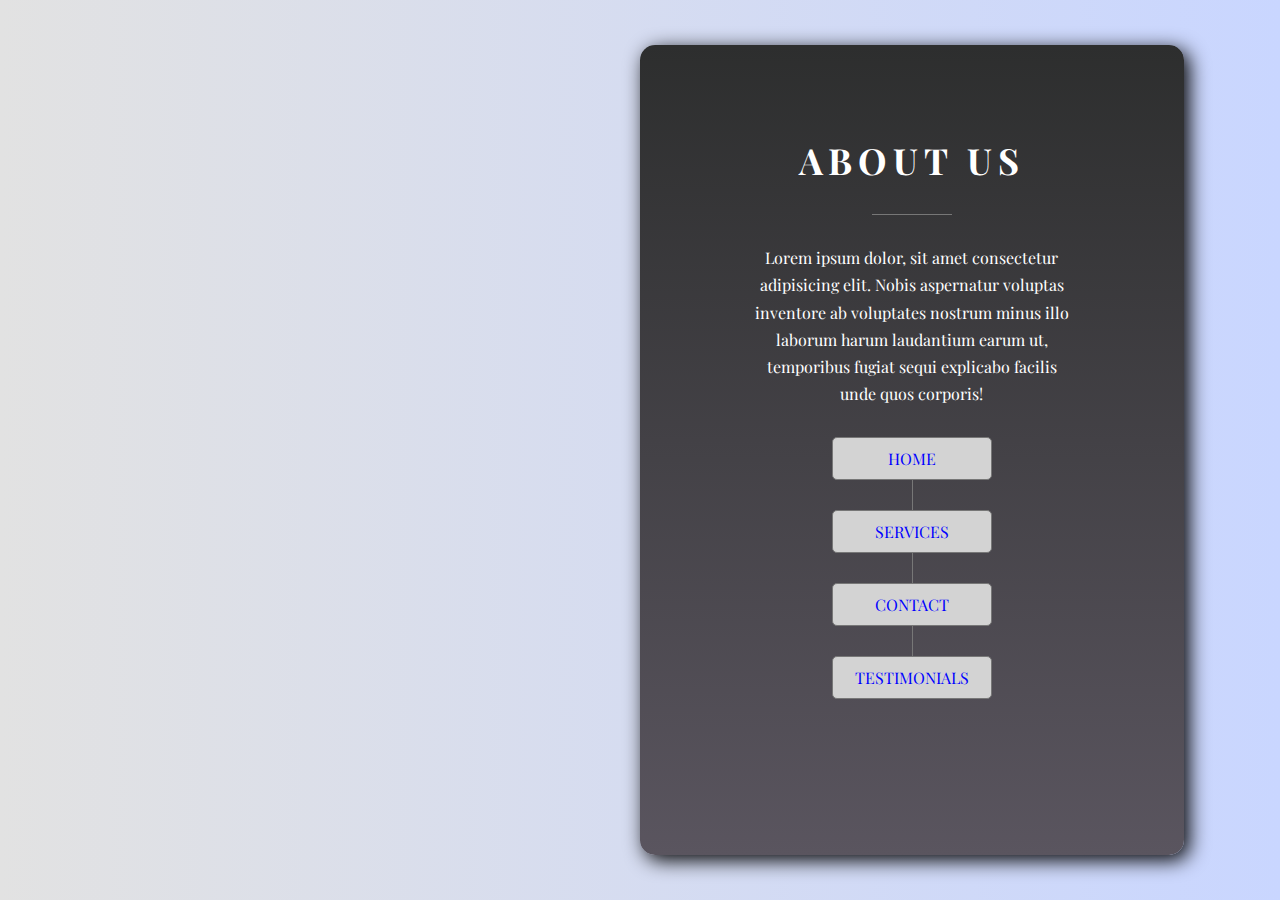
<file: about.html>
<!DOCTYPE html>
<html lang="en">
    <head>
        <meta charset="UTF-8">
        <meta name="viewport" content="width=device-width, initial-scale=1.0">
        <title>About</title>
        <link rel="stylesheet" href="style5.css">
        <link rel="icon" type="image/png" href="fevicon/paperinfinitylogo.png">
    </head>
        <body>
            <section>
                <div>
                    
                </div>
                <div class = "content">
                    <h2>About Us</h2>
                    <span><!-- line here --></span>
    
                    <p>Lorem ipsum dolor, sit amet consectetur adipisicing elit. Nobis aspernatur voluptas inventore ab voluptates nostrum minus illo laborum harum laudantium earum ut, temporibus fugiat sequi explicabo facilis unde quos corporis!</p>
    
                    <ul class = "links">
                        <li><a href = "index.html">Home</a></li>

                        <div class = "vertical-line"></div>

                        <li><a href = "services.html">Services</a></li>
    
                        <div class = "vertical-line"></div>
    
                        <li><a href = "contact.html">Contact</a></li>
    
                        <div class = "vertical-line"></div>
                        
                        <li><a href = "test.html">Testimonials</a></li>
                    </ul>
    
                    <ul class = "icons">
                        <li>
                            <i class="fa-brands fa-github"></i>
                        </li>
                        <li>
                            <i class="fa fa-facebook"></i>
                        </li>
                        <li>
                            <i class = "fa-brands fa-github"></i>
                        </li>
                        <li>
                            <i class = "fa fa-pinterest"></i>
                        </li>
                    </ul>
                </div>
            </section>
        </body>
</html>
</file>
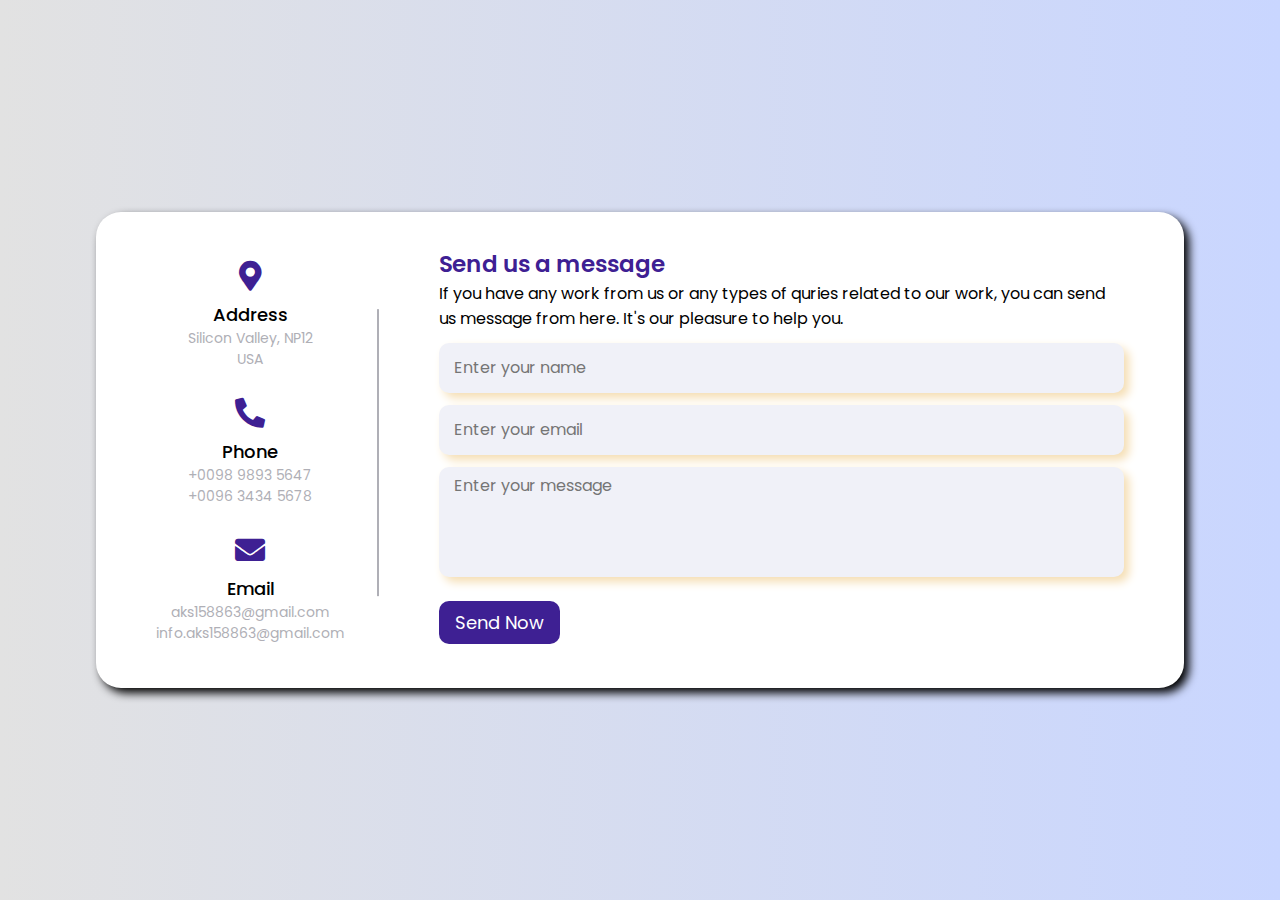
<file: contact.html>
<!DOCTYPE html>
<html lang="en" dir="ltr">
  <head>
    <meta charset="UTF-8">
    <title> Responsive Contact Us Form  | CodingLab </title>
    <link rel="stylesheet" href="style3.css">
    <link rel="stylesheet" href="https://cdnjs.cloudflare.com/ajax/libs/font-awesome/5.15.2/css/all.min.css"/>
     <meta name="viewport" content="width=device-width, initial-scale=1.0">
   </head>
<body>
  <div class="container">
    <div class="content">
      <div class="left-side">
        <div class="address details">
          <i class="fas fa-map-marker-alt"></i>
          <div class="topic">Address</div>
          <div class="text-one">Silicon Valley, NP12</div>
          <div class="text-two">USA</div>
        </div>
        <div class="phone details">
          <i class="fas fa-phone-alt"></i>
          <div class="topic">Phone</div>
          <div class="text-one">+0098 9893 5647</div>
          <div class="text-two">+0096 3434 5678</div>
        </div>
        <div class="email details">
          <i class="fas fa-envelope"></i>
          <div class="topic">Email</div>
          <div class="text-one">aks158863@gmail.com</div>
          <div class="text-two">info.aks158863@gmail.com</div>
        </div>
      </div>
      <div class="right-side">
        <div class="topic-text">Send us a message</div>
        <p>If you have any work from us or any types of quries related to our work, you can send us message from here. It's our pleasure to help you.</p>
      <form action="#">
        <div class="input-box">
          <input type="text" placeholder="Enter your name">
        </div>
        <div class="input-box">
          <input type="text" placeholder="Enter your email">
        </div>
        <div class="input-box message-box">
         <textarea placeholder="Enter your message"></textarea>
        </div>
        <div class="button">
          <input type="button" value="Send Now" >
        </div>
      </form>
    </div>
    </div>
  </div>
</body>
</html>
</file>
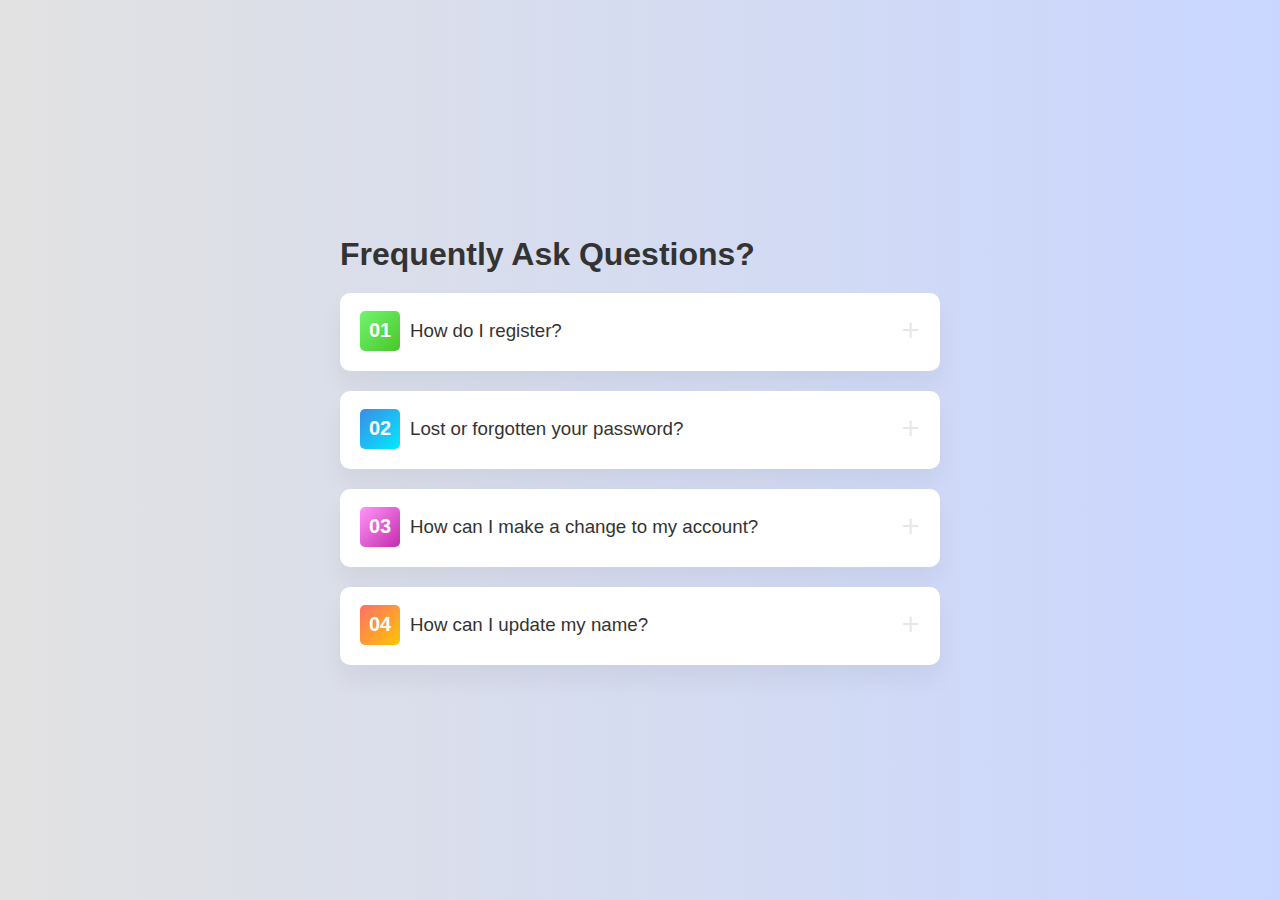
<file: help.html>
<!DOCTYPE html>
<html lang="en">
    <head>
        <meta charset="UTF-8">
        <meta name="viewport" content="width=device-width, initial-scale=1.0">
        <title>Help</title>
        <link rel="stylesheet" href="help.css">
        <link rel="icon" type="image/png" href="fevicon/paperinfinitylogo.png">
    </head>
        <body>
          <div class="container">
            <h1>Frequently Ask Questions?</h1>
            <div class="tab">
                <input type="radio" name="acc" id="acc1">
                <label for="acc1">
                    <h2>01</h2>
                    <h3>How do I register?</h3>
                </label>
                <div class="content"><p>Lorem ipsum dolor, sit amet consectetur adipisicing elit. Odio dicta dolore quia ipsa iusto ullam dolores. Totam distinctio velit, delectus doloribus odit veniam ducimus quis illum soluta saepe in ratione!
                Officiis earum voluptatibus voluptatem, possimus quia commodi repellendus dolores fuga autem temporibus perferendis ex explicabo vel alias tenetur! Laborum consectetur neque blanditiis labore aperiam sapiente magni ratione adipisci sit porro!
                Adipisci voluptatibus voluptates dolorum debitis accusantium at asperiores aliquid magnam, quidem voluptatum voluptatem tempore, accusamus non qui obcaecati. Adipisci velit obcaecati incidunt consequuntur pariatur quia quas sapiente sint possimus? Laboriosam.</p></div>
            </div>
            <div class="tab">
                <input type="radio" name="acc" id="acc2">
                <label for="acc2">
                    <h2>02</h2>
                    <h3>Lost or forgotten your password?</h3>
                </label>
                <div class="content"><p>Lorem ipsum dolor, sit amet consectetur adipisicing elit. Odio dicta dolore quia ipsa iusto ullam dolores. Totam distinctio velit, delectus doloribus odit veniam ducimus quis illum soluta saepe in ratione!
                Officiis earum voluptatibus voluptatem, possimus quia commodi repellendus dolores fuga autem temporibus perferendis ex explicabo vel alias tenetur! Laborum consectetur neque blanditiis labore aperiam sapiente magni ratione adipisci sit porro!
                Adipisci voluptatibus voluptates dolorum debitis accusantium at asperiores aliquid magnam, quidem voluptatum voluptatem tempore, accusamus non qui obcaecati. Adipisci velit obcaecati incidunt consequuntur pariatur quia quas sapiente sint possimus? Laboriosam.</p></div>
            </div>
            <div class="tab">
                <input type="radio" name="acc" id="acc3">
                <label for="acc3">
                    <h2>03</h2>
                    <h3>How can I make a change to my account?</h3>
                </label>
                <div class="content"><p>Lorem ipsum dolor, sit amet consectetur adipisicing elit. Odio dicta dolore quia ipsa iusto ullam dolores. Totam distinctio velit, delectus doloribus odit veniam ducimus quis illum soluta saepe in ratione!
                Officiis earum voluptatibus voluptatem, possimus quia commodi repellendus dolores fuga autem temporibus perferendis ex explicabo vel alias tenetur! Laborum consectetur neque blanditiis labore aperiam sapiente magni ratione adipisci sit porro!
                Adipisci voluptatibus voluptates dolorum debitis accusantium at asperiores aliquid magnam, quidem voluptatum voluptatem tempore, accusamus non qui obcaecati. Adipisci velit obcaecati incidunt consequuntur pariatur quia quas sapiente sint possimus? Laboriosam.</p></div>
            </div>
            <div class="tab">
                <input type="radio" name="acc" id="acc4">
                <label for="acc4">
                    <h2>04</h2>
                    <h3>How can I update my name?</h3>
                </label>
                <div class="content"><p>Lorem ipsum dolor, sit amet consectetur adipisicing elit. Odio dicta dolore quia ipsa iusto ullam dolores. Totam distinctio velit, delectus doloribus odit veniam ducimus quis illum soluta saepe in ratione!
                Officiis earum voluptatibus voluptatem, possimus quia commodi repellendus dolores fuga autem temporibus perferendis ex explicabo vel alias tenetur! Laborum consectetur neque blanditiis labore aperiam sapiente magni ratione adipisci sit porro!
                Adipisci voluptatibus voluptates dolorum debitis accusantium at asperiores aliquid magnam, quidem voluptatum voluptatem tempore, accusamus non qui obcaecati. Adipisci velit obcaecati incidunt consequuntur pariatur quia quas sapiente sint possimus? Laboriosam.</p></div>
            </div>
          </div>
            
        </body>
</html>
</file>
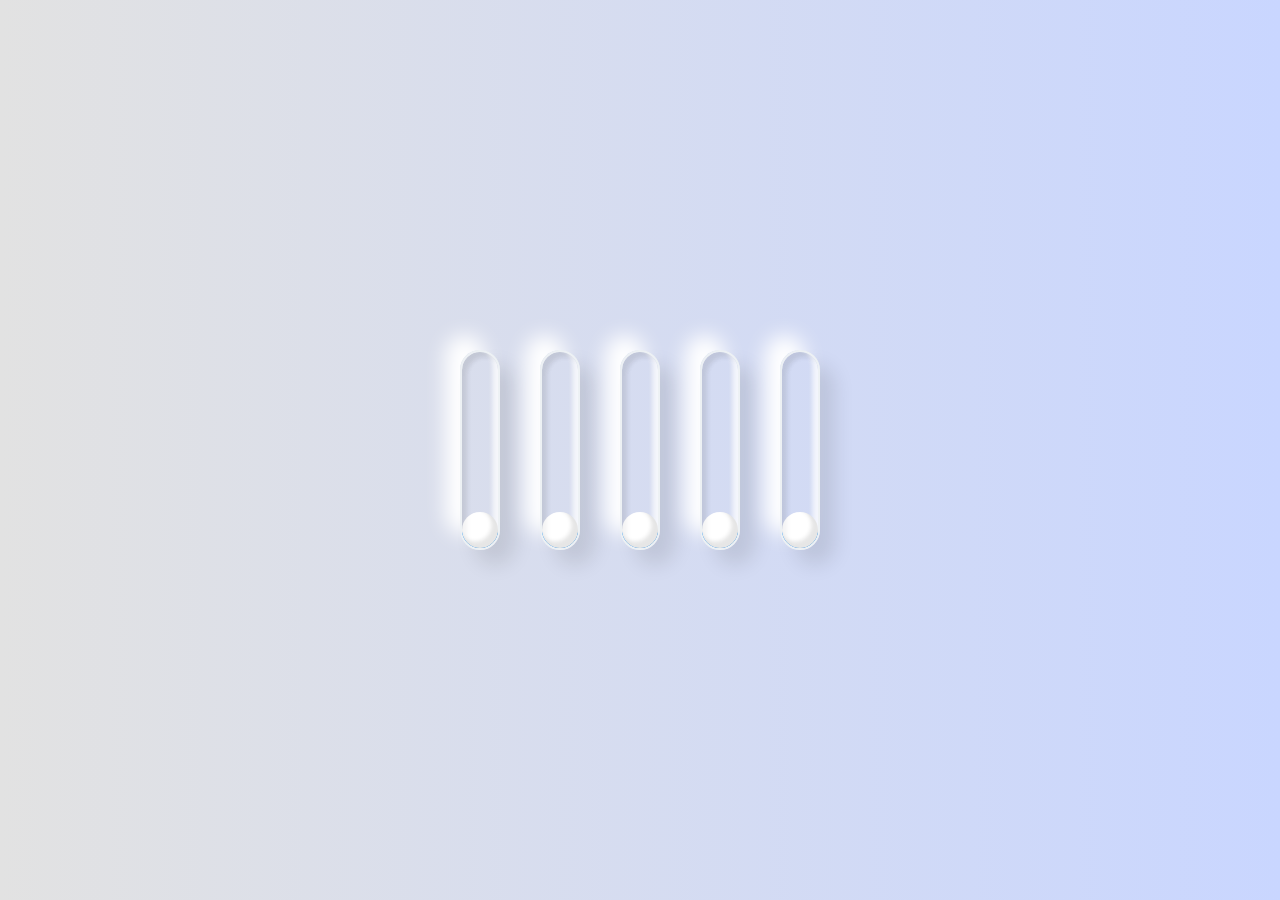
<file: loader.html>
<!DOCTYPE html>
<html lang="en">
    <head>
        <meta charset="UTF-8">
        <meta name="viewport" content="width=device-width, initial-scale=1.0">
        <title>Loader</title>
        <link rel="stylesheet" href="loader.css">
        <link rel="icon" type="image/png" href="fevicon/paperinfinitylogo.png">
    </head>
        <body>
            <div class="loader">
                <div style="--i:0"></div>
                <div style="--i:1"></div>
                <div style="--i:2"></div>
                <div style="--i:3"></div>
                <div style="--i:4"></div>
            </div>
        </body>
</html>
</file>
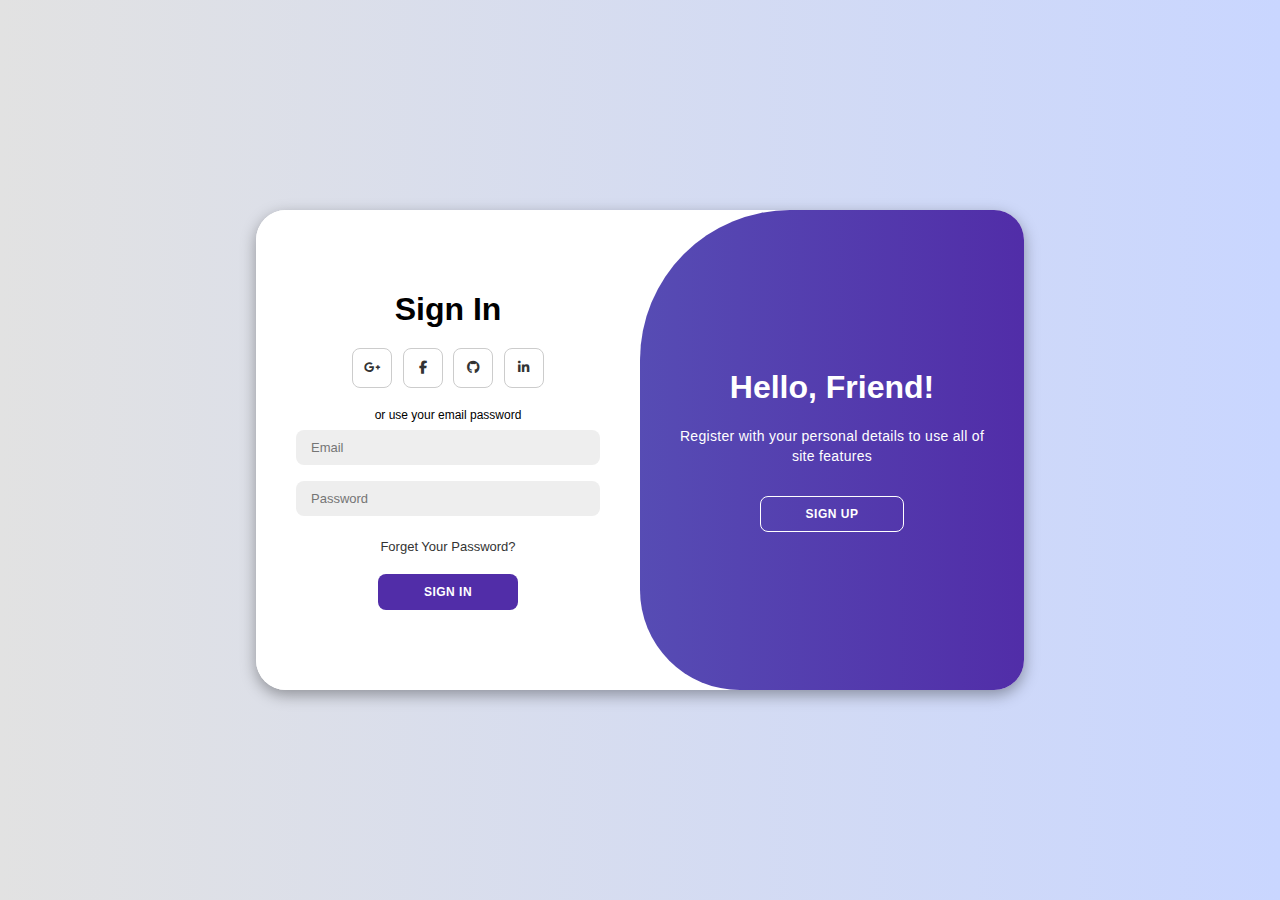
<file: log.html>
<!DOCTYPE html>
<html lang="en">

<head>
    <meta charset="UTF-8">
    <meta name="viewport" content="width=device-width, initial-scale=1.0">
    <link rel="stylesheet" href="https://cdnjs.cloudflare.com/ajax/libs/font-awesome/6.4.2/css/all.min.css">
    <link rel="icon" type="image/png" href="fevicon/paperinfinitylogo.png">
    <link rel="stylesheet" href="style1.css">
    <title>Sign Page</title>
</head>

<body>

    <div class="container" id="container">
        <div class="form-container sign-up">
            <form>
                <h1>Create Account</h1>
                <div class="social-icons">
                    <a href="#" class="icon"><i class="fa-brands fa-google-plus-g"></i></a>
                    <a href="#" class="icon"><i class="fa-brands fa-facebook-f"></i></a>
                    <a href="#" class="icon"><i class="fa-brands fa-github"></i></a>
                    <a href="#" class="icon"><i class="fa-brands fa-linkedin-in"></i></a>
                </div>
                <span>or use your email for registeration</span>
                <input type="text" placeholder="Name">
                <input type="email" placeholder="Email">
                <input type="password" placeholder="Password">
                <button>Sign Up</button>
            </form>
        </div>
        <div class="form-container sign-in">
            <form>
                <h1>Sign In</h1>
                <div class="social-icons">
                    <a href="#" class="icon"><i class="fa-brands fa-google-plus-g"></i></a>
                    <a href="#" class="icon"><i class="fa-brands fa-facebook-f"></i></a>
                    <a href="#" class="icon"><i class="fa-brands fa-github"></i></a>
                    <a href="#" class="icon"><i class="fa-brands fa-linkedin-in"></i></a>
                </div>
                <span>or use your email password</span>
                <input type="email" placeholder="Email">
                <input type="password" placeholder="Password">
                <a href="#">Forget Your Password?</a>
                <button>Sign In</button>
            </form>
        </div>
        <div class="toggle-container">
            <div class="toggle">
                <div class="toggle-panel toggle-left">
                    <h1>Welcome Back!</h1>
                    <p>Enter your personal details to use all of site features</p>
                    <button class="hidden" id="login">Sign In</button>
                </div>
                <div class="toggle-panel toggle-right">
                    <h1>Hello, Friend!</h1>
                    <p>Register with your personal details to use all of site features</p>
                    <button class="hidden" id="register">Sign Up</button>
                </div>
            </div>
        </div>
    </div>

    <script src="script.js"></script>
</body>

</html>
</file>
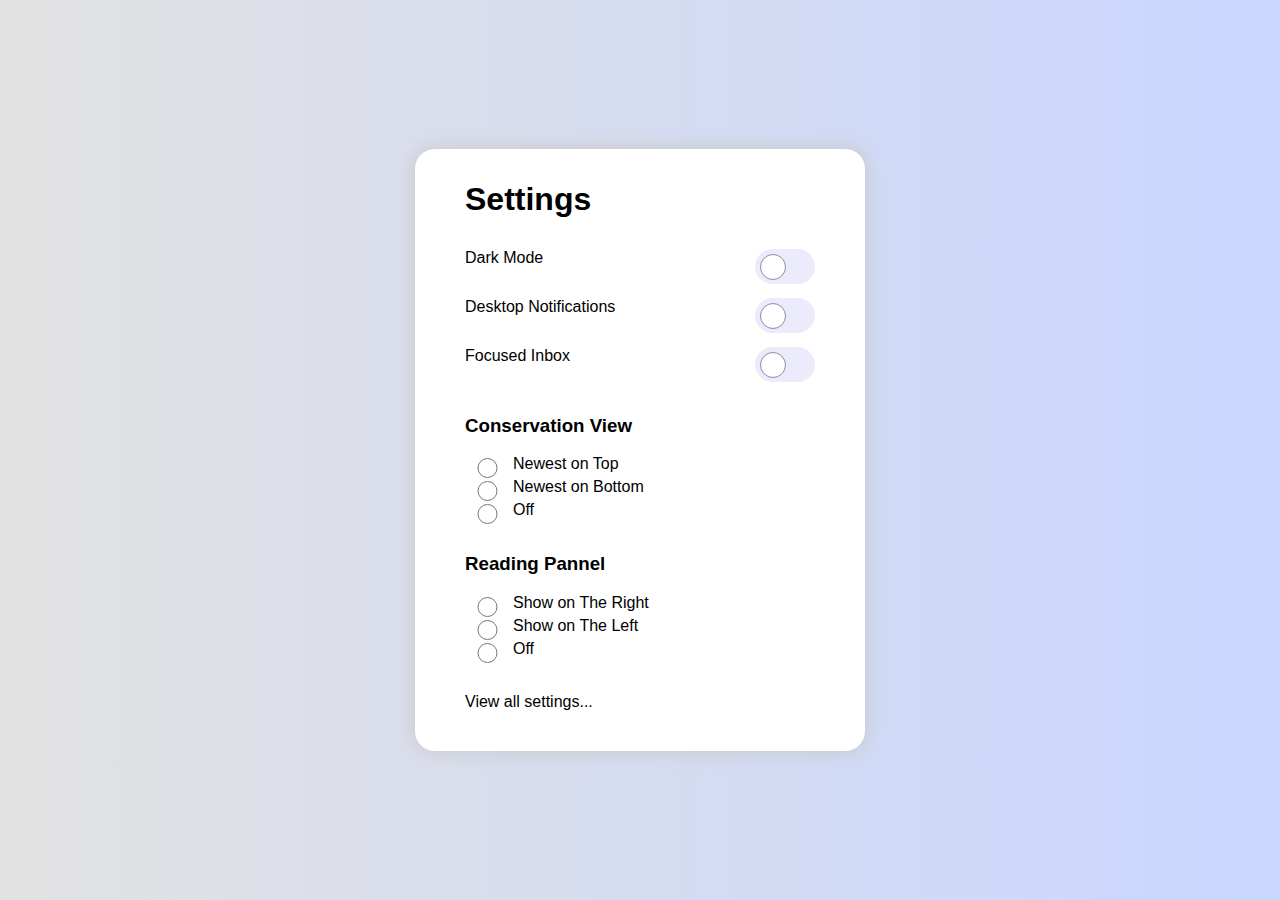
<file: setting.html>
<!DOCTYPE html>
<html lang="en">
    <head>
        <meta charset="UTF-8">
        <meta name="viewport" content="width=device-width, initial-scale=1.0">
        <title>Settings</title>
        <link rel="stylesheet" href="setting.css">
        <link rel="icon" type="image/png" href="fevicon/paperinfinitylogo.png">
    </head>
        <body>
            <div class="container">
               <div>
                <h1>Settings</h1>
               </div>
                    <div>
                        <div>
                            <label for="togg-1" class="togg-label">
                                <span>Dark Mode</span>
                                <input type="checkbox" id="togg-1">
                                    <div class="toggle-container">
                                        <span class="toggle"></span>
                                            <span class="toggle-c"></span>
                                    </div>
                            </label>
                        </div>
                    </div>
                        <div>
                            <label for="togg-2" class="togg-label">
                                <span>Desktop Notifications</span>
                                    <input type="checkbox" id="togg-2">
                                        <div class="toggle-container">
                                            <span class="toggle"></span>
                                                <span class="toggle-c"></span>
                                        </div>
                            </label>
                        </div>
                            <div>
                                <label for="togg-3" class="togg-label">
                                    <span>Focused Inbox</span>
                                        <input type="checkbox" id="togg-3">
                                            <div class="toggle-container">
                                                <span class="toggle"></span>
                                                    <span class="toggle-c"></span>
                                            </div>
                                </label>
                            </div>
                
                <div>

                    <div>
                    <h3>Conservation View</h3>
                    </div>

                <div>
                    <label for="radio1" class="flex">
                        <input type="radio" name="Filter" id="radio1">
                        <span>Newest on Top</span>
                    </label>
                </div>
                <div>
                    <label for="radio2" class="flex">
                        <input type="radio" name="Filter" id="radio2">
                        <span>Newest on Bottom</span>
                    </label>
                </div>
                <div>
                    <label for="radio3" class="flex">
                        <input type="radio" name="Filter" id="radio3">
                        <span>Off</span>
                    </label>
                </div>
                </div>
                <div>
                    <div>
                        <h3>Reading Pannel</h3>
                    </div>

                    <div>
                        <label for="radio4" class="flex">
                            <input type="radio" name="show-mode" id="radio4">
                            <span>Show on The Right</span>
                        </label>
                    </div>
                    <div>
                        <label for="radio5" class="flex">
                            <input type="radio" name="show-mode" id="radio5">
                            <span>Show on The Left</span>
                        </label>
                    </div>
                    <div>
                        <label for="radio6" class="flex">
                            <input type="radio" name="show-mode" id="radio6">
                            <span>Off</span>
                        </label>
                    </div>
                </div>
                <div class="bottom">
                    <span>View all settings...</span>
                </div>
            </div>
            
        
        </body> 
</html>
</file>
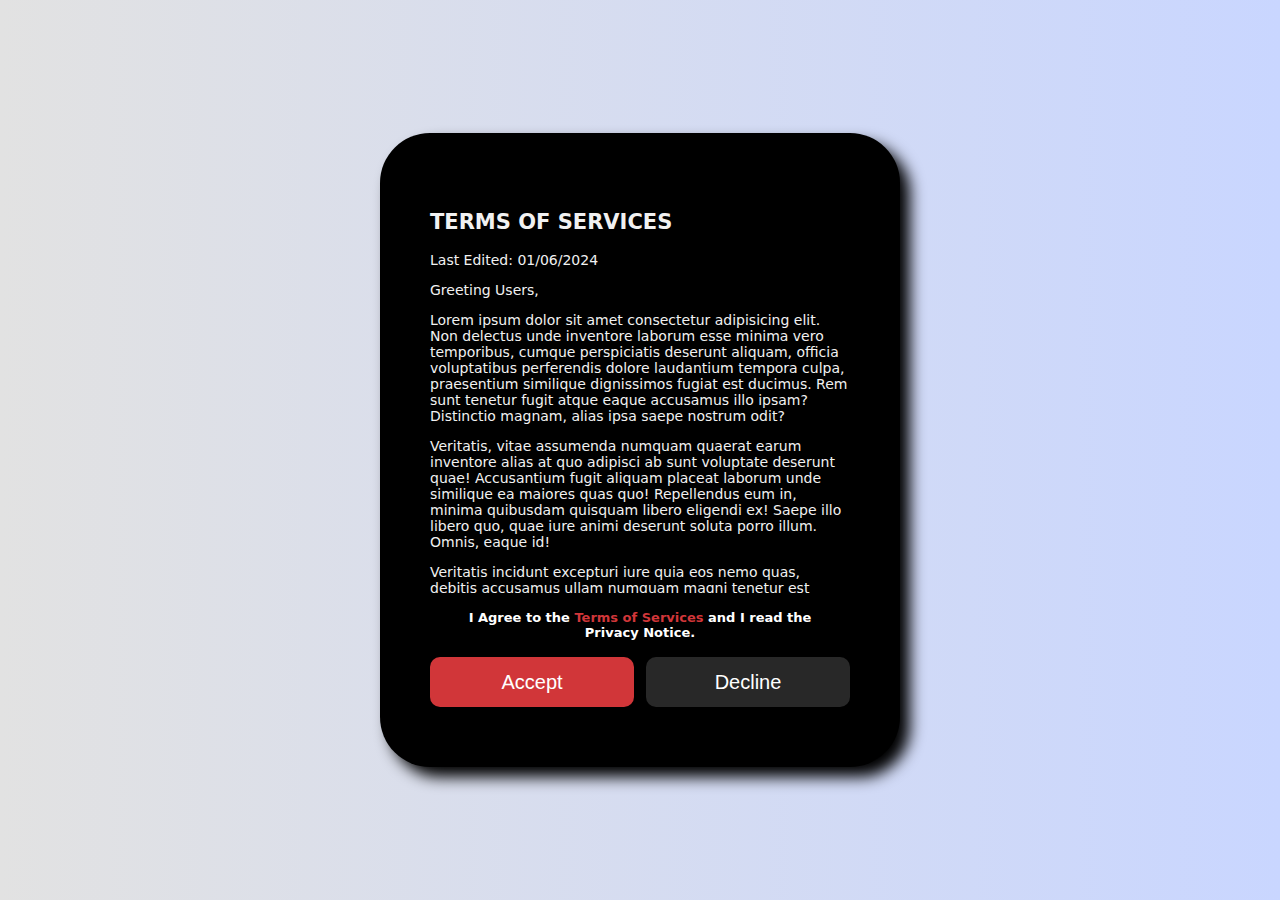
<file: t&c.html>
<!DOCTYPE html>
<html lang="en">
    <head>
        <meta charset="UTF-8">
        <meta name="viewport" content="width=device-width, initial-scale=1.0">
        <title>T&C</title>
        <link rel="stylesheet" href="t&c.css">
        <link rel="icon" type="image/png" href="fevicon/paperinfinitylogo.png">
    </head>
        <body>
            <div class="terms-box">
                <div class="terms-text">
                    <h2>Terms of Services</h2>
                    <p>Last Edited: 01/06/2024</p>
                    <p>Greeting Users,</p>
                    <p>Lorem ipsum dolor sit amet consectetur adipisicing elit. Non delectus unde inventore laborum esse minima vero temporibus, cumque perspiciatis deserunt aliquam, officia voluptatibus perferendis dolore laudantium tempora culpa, praesentium similique dignissimos fugiat est ducimus. Rem sunt tenetur fugit atque eaque accusamus illo ipsam? Distinctio magnam, alias ipsa saepe nostrum odit?</p>
                    <p>Veritatis, vitae assumenda numquam quaerat earum inventore alias at quo adipisci ab sunt voluptate deserunt quae! Accusantium fugit aliquam placeat laborum unde similique ea maiores quas quo! Repellendus eum in, minima quibusdam quisquam libero eligendi ex! Saepe illo libero quo, quae iure animi deserunt soluta porro illum. Omnis, eaque id!</p>
                    <p>Veritatis incidunt excepturi iure quia eos nemo quas, debitis accusamus ullam numquam magni tenetur est quod, placeat, nihil dolorem accusantium. Fuga doloremque dignissimos, ipsam omnis consequuntur neque, deserunt laudantium ipsum incidunt vel repellendus odit reprehenderit ad eaque non blanditiis corrupti voluptatem necessitatibus voluptates maxime praesentium! Harum maxime fuga esse blanditiis?</p>
                    <p>Suscipit facilis odit sed laborum error dolore totam quibusdam a amet. Illo praesentium dolorem eligendi sed distinctio, dolor, ducimus corporis fuga ab quos nobis, debitis cupiditate in tempora. Voluptatibus sint labore eaque vel harum aspernatur, asperiores in, id repellat omnis a enim nihil blanditiis! Neque eius labore adipisci rem maiores?</p>
                    <p>Illum labore, voluptas exercitationem amet corporis consequuntur deleniti. Eius, ducimus? Aut, illum. Pariatur nemo quod, aliquid optio fugit laboriosam, accusantium sit delectus, voluptatum nam quae minima. Incidunt assumenda magnam laborum facilis eligendi iure. Odit quisquam quas, soluta error cupiditate doloremque necessitatibus nam, vitae sapiente eius repellendus esse placeat reprehenderit deserunt.</p>
                    <p>Expedita, excepturi nemo. Alias illo officiis sapiente quo voluptatibus? Maxime, quisquam. Voluptatem aliquam dignissimos, delectus iste eligendi inventore perspiciatis cumque voluptatibus! Expedita voluptatem itaque, voluptates veritatis repudiandae inventore. Excepturi dolorum dolores blanditiis possimus, accusantium placeat! Iure quam molestiae numquam ex illum alias tenetur quibusdam, excepturi distinctio enim animi, ipsa blanditiis?</p>
                </div>
                <h4>I Agree to the <span> Terms of Services</span> and I read the Privacy Notice.</h4>
                <div class="buttons">
                    <button class="btn red-btn">Accept</button>
                    <button class="btn grey-btn">Decline</button>
                </div>
            </div>
        </body> 
</html>
</file>
<file: style5.css>
@import url('https://fonts.googleapis.com/css2?family=Playfair+Display:wght@400;500;600;700&display=swap');

*{
    box-sizing: border-box;
    padding: 0;
    margin: 0;
}
body{
    font-family: 'Playfair Display', serif;
    display: grid;
    background-color: #c9d6ff;
    background: linear-gradient(to right, #e2e2e2, #c9d6ff);
    align-content: center;
    min-height: 100vh;
}
section{
    display: grid;
    grid-template-columns: 1fr 1fr;
    min-height: 90vh;
    width: 85vw;
    margin: 0 auto;
}

.content{
    background: linear-gradient(to bottom, #2d2e2e, #5a555f);
    display: flex;
    justify-content: center;
    flex-direction: column;
    align-items: center;
    box-shadow: 5px 5px 20px black;
    border-radius: 15px;
}
.content h2{
    text-transform: uppercase;
    font-size: 36px;
    letter-spacing: 6px;
    opacity: 1;
    color: white;
}
.content span{
    height: 0.5px;
    width: 80px;
    background: #777;
    margin: 30px 0;
}
.content p{
    padding-bottom: 15px;
    font-weight: 300;
    opacity: 1;
    width: 60%;
    text-align: center;
    margin: 0 auto;
    line-height: 1.7;
    color: white;
}
.links{
    margin: 15px 0;
}
.links li{
    border: 0.5px solid #777;
    list-style: none;
    border-radius: 5px;
    padding: 10px 15px;
    width: 160px;
    text-align: center;
    background-color: lightgrey;
}
.links li a{
    text-transform: uppercase;
    color: blue;
    text-decoration: none;
}
.links li:hover{
    border-color: #6006d6;
    box-shadow: 5px 5px 15px lightgray;
}

.vertical-line{
    height: 30px;
    width: 0.5px;
    background: #777;
    margin: 0 auto;
}
.icons{
    display: flex;
    padding: 15px 0;
}
.icons li{
    display: block;
    padding: 5px;
    margin: 5px;
}
.icons li i{
    font-size: 26px;
    opacity: 0.8;
}
.icons li i:hover{
    color: #06d6a0;
}



/*****************/

@media(max-width: 992px){
    section{
        grid-template-columns: 1fr;
        width: 100%;
    }
    .content{
        height: 100vh;
    }
    .content h2{
        font-size: 20px;
        margin-top: 50px;
    }
    .content span{
        margin: 20px 0;
    }
    .content p{
        font-size: 14px;
    }
    .links li a{
        font-size: 14px;
    }
    .links{
        margin: 5px 0;
    }
    .links li{
        padding: 6px 10px;
    }
    .icons li i{
        font-size: 15px;
    }
}
</file>
<file: style3.css>
@import url('https://fonts.googleapis.com/css2?family=Poppins:wght@200;300;400;500;600;700&display=swap');
*{
  margin: 0;
  padding: 0;
  box-sizing: border-box;
  font-family: "Poppins" , sans-serif;
}
body{
  min-height: 100vh;
  width: 100%;
  background: #c8e8e9;
  background: linear-gradient(to right, #e2e2e2, #c9d6ff);
  display: flex;
  align-items: center;
  justify-content: center;
}
.container{
  width: 85%;
  background: white;
  border-radius: 25px;
  padding: 20px 60px 30px 40px;
  box-shadow: 5px 5px 10px black;
}
.container .content{
  display: flex;
  align-items: center;
  justify-content: space-between;
}
.container .content .left-side{
  width: 25%;
  height: 100%;
  display: flex;
  flex-direction: column;
  align-items: center;
  justify-content: center;
  margin-top: 15px;
  position: relative;
}
.content .left-side::before{
  content: '';
  position: absolute;
  height: 70%;
  width: 2px;
  right: -15px;
  top: 50%;
  transform: translateY(-50%);
  background: #afafb6;
}
.content .left-side .details{
  margin: 14px;
  text-align: center;
}
.content .left-side .details i{
  font-size: 30px;
  color: #3e2093;
  margin-bottom: 10px;
}
.content .left-side .details .topic{
  font-size: 18px;
  font-weight: 500;
}
.content .left-side .details .text-one,
.content .left-side .details .text-two{
  font-size: 14px;
  color: #afafb6;
}
.container .content .right-side{
  width: 75%;
  margin-left: 75px;
}
.content .right-side .topic-text{
  font-size: 23px;
  font-weight: 600;
  color: #3e2093;
}
.right-side .input-box{
  height: 50px;
  width: 100%;
  margin: 12px 0;
}
.right-side .input-box input,
.right-side .input-box textarea{
  height: 100%;
  width: 100%;
  border: none;
  outline: none;
  font-size: 16px;
  background: #F0F1F8;
  border-radius: 10px;
  padding: 0 15px;
  resize: none;
  box-shadow: 5px 5px 10px wheat;
}
.right-side .message-box{
  min-height: 110px;
}
.right-side .input-box textarea{
  padding-top: 6px;
}
.right-side .button{
  display: inline-block;
  margin-top: 12px;
}
.right-side .button input[type="button"]{
  color: #fff;
  font-size: 18px;
  outline: none;
  border: none;
  padding: 8px 16px;
  border-radius: 10px;
  background: #3e2093;
  cursor: pointer;
  transition: all 0.3s ease;
}
.button input[type="button"]:hover{
  background: #5029bc;
}

@media (max-width: 950px) {
  .container{
    width: 90%;
    padding: 30px 40px 40px 35px ;
  }
  .container .content .right-side{
   width: 75%;
   margin-left: 55px;
}
}
@media (max-width: 820px) {
  .container{
    margin: 40px 0;
    height: 100%;
  }
  .container .content{
    flex-direction: column-reverse;
  }
 .container .content .left-side{
   width: 100%;
   flex-direction: row;
   margin-top: 40px;
   justify-content: center;
   flex-wrap: wrap;
 }
 .container .content .left-side::before{
   display: none;
 }
 .container .content .right-side{
   width: 100%;
   margin-left: 0;
 }
}
</file>
<file: help.css>
@import url('https://fonts.googleapis.com/css2?family=Mochiy+Pop+One&family=Open+Sans:ital,wght@0,300..800;1,300..800&family=Oswald:wght@200..700&family=Poetsen+One&display=swap');

*{
    margin: 0;
    padding: 0;
    box-sizing: border-box;
    font-family: 'Segoe UI', Tahoma, Geneva, Verdana, sans-serif;
}

body{
    background-color: #c9d6ff;
    background: linear-gradient(to right, #e2e2e2, #c9d6ff);
    display: flex;
    align-items: center;
    justify-content: center;
    min-height: 100vh;
}

.container{
    margin: 0 40px;
    max-width: 600px;
    display: flex;
    flex-direction: column;
    gap: 20px;
}

.container h1{
    color: #333;
}

.container .tab{
    position: relative;
    background: #fff;
    padding: 0 20px 20px;
    box-shadow: 0 15px 25px rgba(0, 0, 0, 0.05);
    border-radius: 10px;
    overflow: hidden;
}

.container .tab input{
    appearance: none;
}

.container .tab label{
    display: flex;
    align-items: center;
    cursor: pointer;
}

.container .tab label::after{
    content: '+';
    position: absolute;
    right: 20px;
    font-size: 2em;
    color: rgb(0, 0, 0, 0.1);
    transition: transform 1s;
}

.container .tab:hover label::after{
    color: #333;
}

.container .tab input:checked ~ label::after{
    transform: rotate(135deg);
    color: #fff;
}

.container .tab label h2{
    width: 40px;
    height: 40px;
    background: #333;
    display: flex;
    justify-content: center;
    align-items: center;
    color: #fff;
    font-size: 1.25em;
    border-radius: 5px;
    margin-right: 10px;
}

.container .tab label h3{
    position: relative;
    font-weight: 500;
    color: #333;
    z-index: 10;
}

.container .tab .content{
    max-height: 0;
    transition: 1s;
    overflow: hidden;
}

.container .tab input:checked ~ .content{
    max-height: 100vh;
}

.container .tab .content p{
    position: relative;
    padding: 10px 0;
    color: #333;
    z-index: 10;
}

.container .tab:nth-child(2) label h2{
    background: linear-gradient(135deg, #70f570,#49c628);
}

.container .tab:nth-child(3) label h2{
    background: linear-gradient(135deg, #3c8ce7,#00eaff);
}

.container .tab:nth-child(4) label h2{
    background: linear-gradient(135deg, #ff96f9,#c32bac);
}

.container .tab:nth-child(5) label h2{
    background: linear-gradient(135deg, #fd6e6a,#ffc600);
}

.container .tab input:checked ~ label h2{
    position: absolute;
    top: 0;
    left: 0;
    width: 100%;
    height: 100%;
    color: rgba(255, 255, 255, 0.2);
    font-size: 8em;
    justify-content: flex-end;
    padding: 20px;
}

.container .tab input:checked ~ label h3{
    background: #fff;
    padding: 2px 10px;
    color: #333;
    border-radius: 2px;
    box-shadow: 0 5px 15px rgba(0, 0, 0, 0.05);
}

.container .tab input:checked ~ .content p{
    color: #fff;
}
</file>
<file: loader.css>
*{
    margin: 0;
    padding: 0;
    box-sizing: border-box;
}

body{
    display: flex;
    justify-content: center;
    align-items: center;
    background-color: #c9d6ff;
    background: linear-gradient(to right, #e2e2e2, #c9d6ff);
    min-height: 100vh;
}

.loader{
    display: flex;
    flex-direction: row;
}

.loader div{
    position: relative;
    width: 40px;
    height: 200px;
    margin: 20px;
    overflow: hidden;
    border-radius: 40px;
    background: linear-gradient(to bottom, rgba(0,0,0,0.05,#edf1f4));
    border: 2px solid #edf1f4;
    box-shadow: 15px 15px 20px rgba(0, 0, 0, 0.1),
                -15px -15px 20px #fff,
                inset -5px -5px 5px rgba(255, 255, 255, 0.5),
                inset 5px 5px 5px rgba(0, 0, 0, 0.05);
}

.loader div::before{
    content: '';
    position: absolute;
    top: 0;
    left: 0;
    width: 100%;
    height: 100%;
    z-index: 10;
    border-radius: 40px;
    box-shadow: 15px 15px 20px rgba(0, 0, 0, 0.1),
                -15px -15px 20px #fff,
                inset -5px -5px 5px rgba(255, 255, 255, 0.5),
                inset 5px 5px 5px rgba(0, 0, 0, 0.05);
}

.loader div::after{
    content: '';
    position: absolute;
    top: 0;
    left: 0;
    width: 36px;
    height: 36px;
    background: #fff;
    border-radius: 50%;
    box-shadow: inset -5px -5px 5px rgba(0, 0, 0, 0.2),
                0 420px 0 400px #2196f3;
    animation: animate 2.5s ease-in-out infinite;
    transform: translateY(160px);
    animation-delay: calc(-0.5s * var(--i));
}

@keyframes animate{
    0%{
        transform: translateY(160px);
        filter: hue-rotate(180deg);
    }
    50%{
        transform: translateY(0px);
    }
    100%{
        transform: translateY(160px);
    }
}
</file>
<file: style1.css>
@import url('https://fonts.googleapis.com/css2?family=Open+Sans:ital,wght@0,300..800;1,300..800&family=Poetsen+One&display=swap');

*{
    margin: 0;
    padding: 0;
    box-sizing: border-box;
    font-family: 'Montserrat', sans-serif;
}

body{
    background-color: #c9d6ff;
    background: linear-gradient(to right, #e2e2e2, #c9d6ff);
    display: flex;
    align-items: center;
    justify-content: center;
    flex-direction: column;
    height: 100vh;
}

.container{
    background-color: #fff;
    border-radius: 30px;
    box-shadow: 0 5px 15px rgba(0, 0, 0, 0.35);
    position: relative;
    overflow: hidden;
    width: 768px;
    max-width: 100%;
    min-height: 480px;
}

.container p{
    font-size: 14px;
    line-height: 20px;
    letter-spacing: 0.3px;
    margin: 20px 0;
}

.container span{
    font-size: 12px;
}

.container a{
    color: #333;
    font-size: 13px;
    text-decoration: none;
    margin: 15px 0 10px;
}

.container button{
    background-color: #512da8;
    color: #fff;
    font-size: 12px;
    padding: 10px 45px;
    border: 1px solid transparent;
    border-radius: 8px;
    font-weight: 600;
    letter-spacing: 0.5px;
    text-transform: uppercase;
    margin-top: 10px;
    cursor: pointer;
}

.container button.hidden{
    background-color: transparent;
    border-color: #fff;
}

.container form{
    background-color: #fff;
    display: flex;
    align-items: center;
    justify-content: center;
    flex-direction: column;
    padding: 0 40px;
    height: 100%;
}

.container input{
    background-color: #eee;
    border: none;
    margin: 8px 0;
    padding: 10px 15px;
    font-size: 13px;
    border-radius: 8px;
    width: 100%;
    outline: none;
}

.form-container{
    position: absolute;
    top: 0;
    height: 100%;
    transition: all 0.6s ease-in-out;
}

.sign-in{
    left: 0;
    width: 50%;
    z-index: 2;
}

.container.active .sign-in{
    transform: translateX(100%);
}

.sign-up{
    left: 0;
    width: 50%;
    opacity: 0;
    z-index: 1;
}

.container.active .sign-up{
    transform: translateX(100%);
    opacity: 1;
    z-index: 5;
    animation: move 0.6s;
}

@keyframes move{
    0%, 49.99%{
        opacity: 0;
        z-index: 1;
    }
    50%, 100%{
        opacity: 1;
        z-index: 5;
    }
}

.social-icons{
    margin: 20px 0;
}

.social-icons a{
    border: 1px solid #ccc;
    border-radius: 20%;
    display: inline-flex;
    justify-content: center;
    align-items: center;
    margin: 0 3px;
    width: 40px;
    height: 40px;
}

.toggle-container{
    position: absolute;
    top: 0;
    left: 50%;
    width: 50%;
    height: 100%;
    overflow: hidden;
    transition: all 0.6s ease-in-out;
    border-radius: 150px 0 0 100px;
    z-index: 1000;
}

.container.active .toggle-container{
    transform: translateX(-100%);
    border-radius: 0 150px 100px 0;
}

.toggle{
    background-color: #512da8;
    height: 100%;
    background: linear-gradient(to right, #5c6bc0, #512da8);
    color: #fff;
    position: relative;
    left: -100%;
    height: 100%;
    width: 200%;
    transform: translateX(0);
    transition: all 0.6s ease-in-out;
}

.container.active .toggle{
    transform: translateX(50%);
}

.toggle-panel{
    position: absolute;
    width: 50%;
    height: 100%;
    display: flex;
    align-items: center;
    justify-content: center;
    flex-direction: column;
    padding: 0 30px;
    text-align: center;
    top: 0;
    transform: translateX(0);
    transition: all 0.6s ease-in-out;
}

.toggle-left{
    transform: translateX(-200%);
}

.container.active .toggle-left{
    transform: translateX(0);
}

.toggle-right{
    right: 0;
    transform: translateX(0);
}

.container.active .toggle-right{
    transform: translateX(200%);
}
</file>
<file: setting.css>
body, html{
    background: lightgray;
    background: linear-gradient(to right, #e2e2e2, #c9d6ff);
    color: black;
    user-select: none;
    width: 100%;
    height: 100vh;
    display: flex;
    justify-content: center;
    align-items: center;
}

.container{
    box-sizing: border-box;
    background-color: white;
    padding: 10px 50px;
    border-radius: 20px;
    box-shadow: 0 0 20px rgba(200, 200, 200);
    width: 450px;
    display: flex;
    flex-direction: column;
    gap: 10px;
}

h1, h3{
    font-family: Verdana, Geneva, Tahoma, sans-serif;
    font-weight: 600;
}

span{
    font-weight: 500;
    font-family: 'Gill Sans', 'Gill Sans MT', Calibri, 'Trebuchet MS', sans-serif;
}

.toggle-container{
    position: relative;
    width: fit-content;
    height: fit-content;
}

.toggle{
    width: 60px;
    height: 35px;
    border-radius: 40px;
    background-color: #ebebfb;
    display: inline-block;
}

.toggle-c{
    width: 24px;
    height: 24px;
    border-radius: 50%;
    background-color: white;
    display: inline-block;
    position: absolute;
    left: 5px;
    top: 5px;
    transition: 300ms all;
    border: 1px solid #8c8ca4;
}

input[type="checkbox"]{
    display: none;
}

input[type="checkbox"]:checked + div .toggle-c{
    left: 30px;
    background-color: #30305c;
    border-color: #30305c;
}

input[type="radio"]{
    border: 0px;
    width: 10%;
    height: 20px;
    accent-color: black;
}

.togg-label{
    display: flex;
    align-self: center;
    justify-content: space-between;
}

.flex{
    display: flex;
    gap: 5px;
}

.bottom{
    margin-top: 20px;
    margin-bottom: 30px;
}

.bottom:hover{
    text-decoration: underline;
}

label, input[type="radio"]{
    cursor: pointer;
}
</file>
<file: t&c.css>
body{
    margin: 0;
    padding: 0;
    background: lightgray;
    background: linear-gradient(to right, #e2e2e2, #c9d6ff);
    min-height: 100vh;
    display: flex;
    align-items: center;
    justify-content: center;
}
 .terms-box{
    max-width: 460px;
    background-color: black;
    color: white;
    font-family: system-ui, -apple-system, BlinkMacSystemFont, 'Segoe UI', Roboto, Oxygen, Ubuntu, Cantarell, 'Open Sans', 'Helvetica Neue', sans-serif;
    padding: 60px 30px;
    border-radius: 50px;
    box-shadow: 10px 10px 15px black;
}

.terms-text{
    padding: 0 20px;
    height: 400px;
    overflow-y: auto;
    font-size: 14px;
    font-weight: 500;
    color: #f1f1f1;
}

.terms-text::-webkit-scrollbar{
    width: 2px;
    background-color: #282828;
}

.terms-text::-webkit-scrollbar-thumb{
    background-color: red;
}

.terms-text h2{
    text-transform: uppercase;
}

.terms-box h4{
    font-size: 13px;
    text-align: center;
    padding: 0 40px;
}

.terms-box h4 span{
    color: #d13639;
}

.buttons{
    display: flex;
    justify-content: space-between;
    padding: 0 20px;
}

.btn{
    height: 50px;
    width: calc(50% - 6px);
    border: 0;
    border-radius: 10px;
    font-size: 20px;
    font-weight: 500;
    color: #fff;
    transition: .3s linear;
}

.red-btn{
    background-color: #d13639;
}

.grey-btn{
    background-color: #282828;
}

.btn:hover{
    opacity: .6;
    cursor: pointer;
}
</file>
